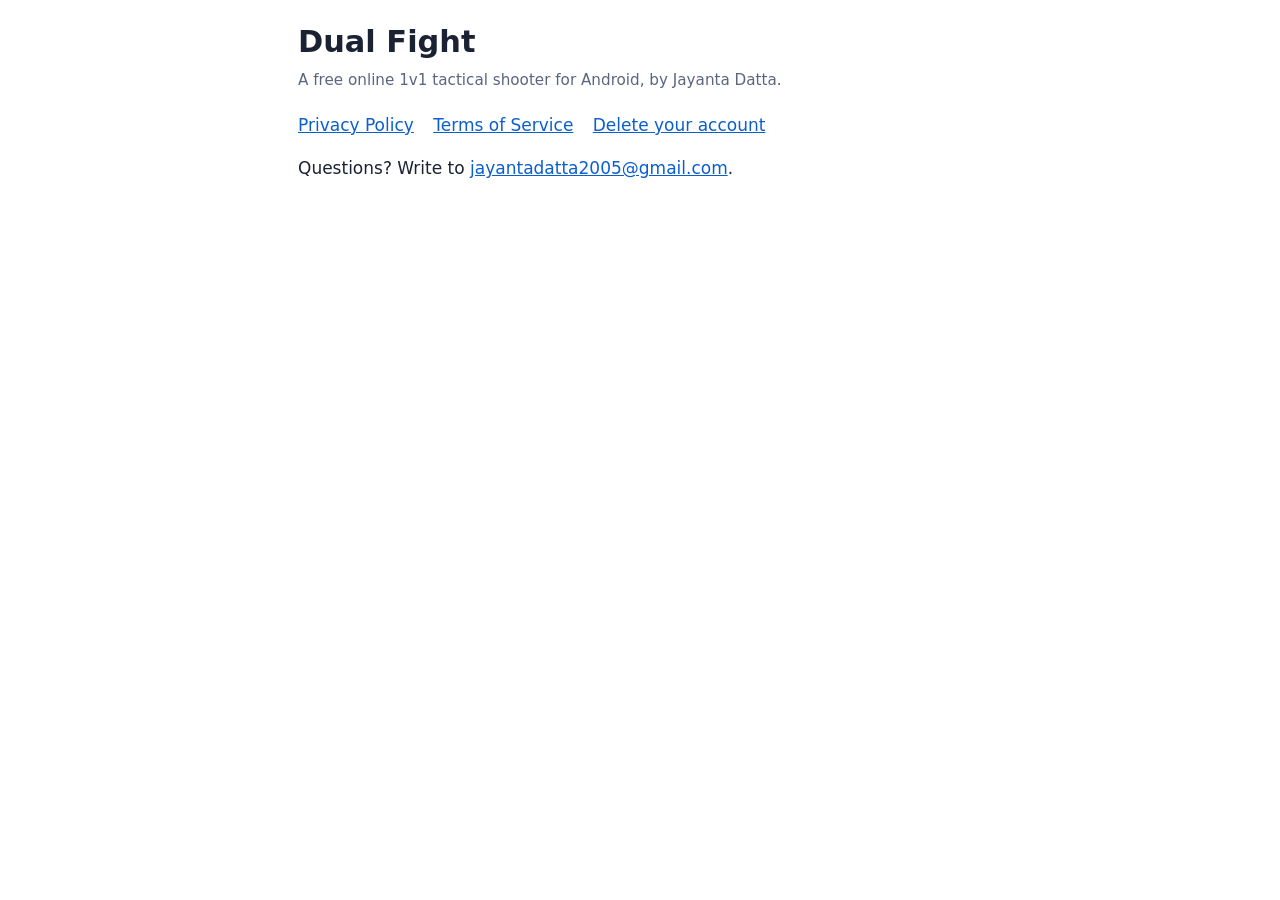
<file: index.html>
<!doctype html>
<html lang="en">
<head>
<meta charset="utf-8">
<meta name="viewport" content="width=device-width, initial-scale=1">
<title>Dual Fight: legal information</title>
<link rel="stylesheet" href="style.css">
</head>
<body>
<main>
<h1>Dual Fight</h1>
<p class="meta">A free online 1v1 tactical shooter for Android, by Jayanta Datta.</p>
<nav>
  <a href="privacy.html">Privacy Policy</a>
  <a href="terms.html">Terms of Service</a>
  <a href="delete-account.html">Delete your account</a>
</nav>
<p>Questions? Write to <a href="mailto:jayantadatta2005@gmail.com">jayantadatta2005@gmail.com</a>.</p>
</main>
</body>
</html>
</file>
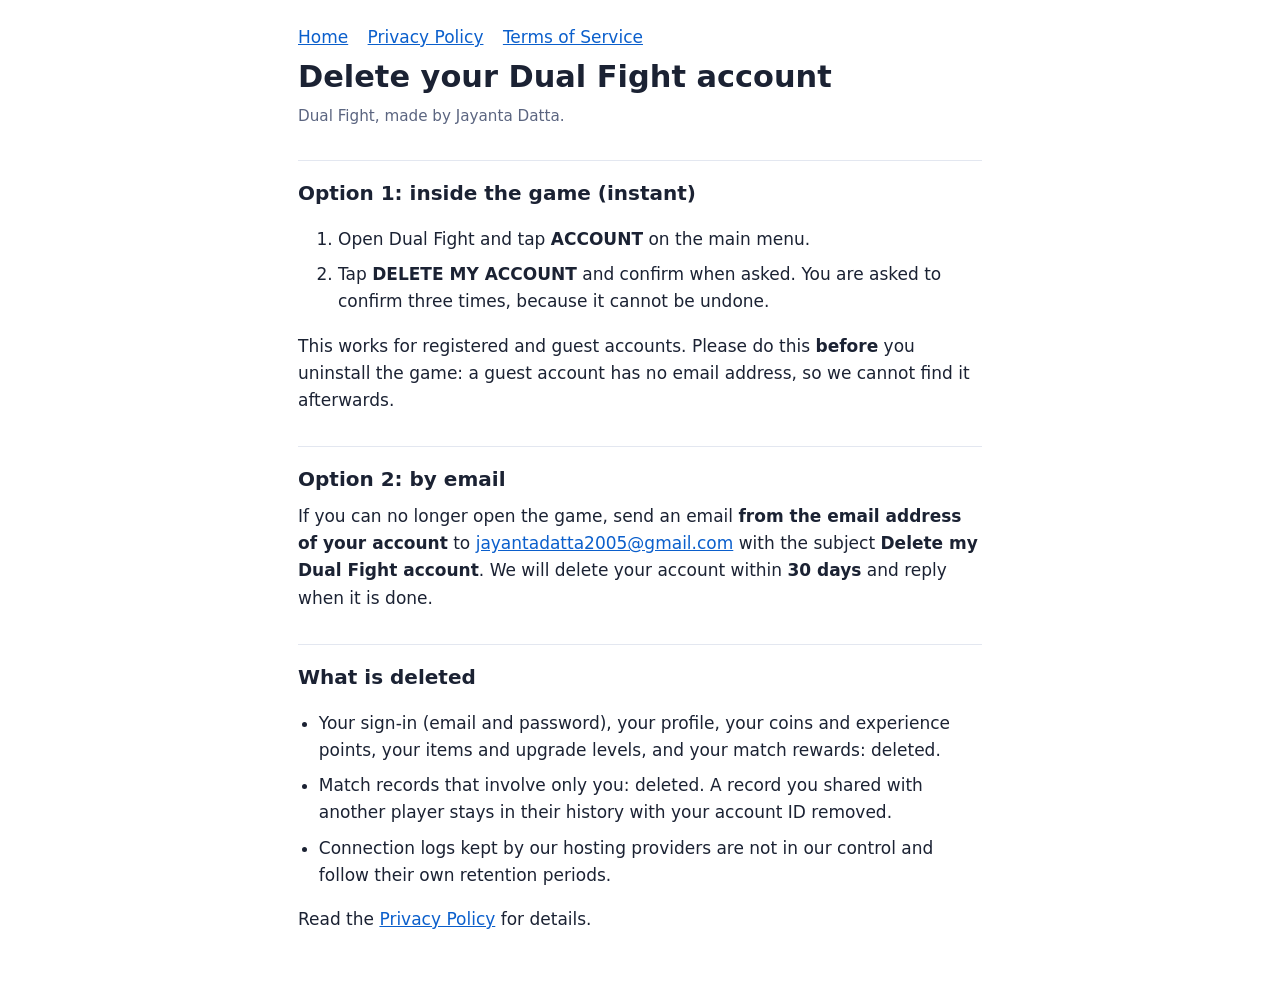
<file: delete-account.html>
<!doctype html>
<html lang="en">
<head>
<meta charset="utf-8">
<meta name="viewport" content="width=device-width, initial-scale=1">
<title>Dual Fight: Delete your account</title>
<link rel="stylesheet" href="style.css">
</head>
<body>
<main>
<nav><a href="index.html">Home</a> <a href="privacy.html">Privacy Policy</a> <a href="terms.html">Terms of Service</a></nav>
<h1>Delete your Dual Fight account</h1>
<p class="meta">Dual Fight, made by Jayanta Datta.</p>

<h2>Option 1: inside the game (instant)</h2>
<ol>
<li>Open Dual Fight and tap <b>ACCOUNT</b> on the main menu.</li>
<li>Tap <b>DELETE MY ACCOUNT</b> and confirm when asked. You are asked to confirm three times, because it cannot be undone.</li>
</ol>
<p>This works for registered and guest accounts. Please do this <b>before</b> you uninstall the game: a guest account has no email address, so we cannot find it afterwards.</p>

<h2>Option 2: by email</h2>
<p>If you can no longer open the game, send an email <b>from the email address of your account</b> to
<a href="mailto:jayantadatta2005@gmail.com?subject=Delete%20my%20Dual%20Fight%20account">jayantadatta2005@gmail.com</a>
with the subject <b>Delete my Dual Fight account</b>. We will delete your account within <b>30 days</b> and reply when it is done.</p>

<h2>What is deleted</h2>
<ul>
<li>Your sign-in (email and password), your profile, your coins and experience points, your items and upgrade levels, and your match rewards: deleted.</li>
<li>Match records that involve only you: deleted. A record you shared with another player stays in their history with your account ID removed.</li>
<li>Connection logs kept by our hosting providers are not in our control and follow their own retention periods.</li>
</ul>
<p>Read the <a href="privacy.html">Privacy Policy</a> for details.</p>
</main>
</body>
</html>
</file>
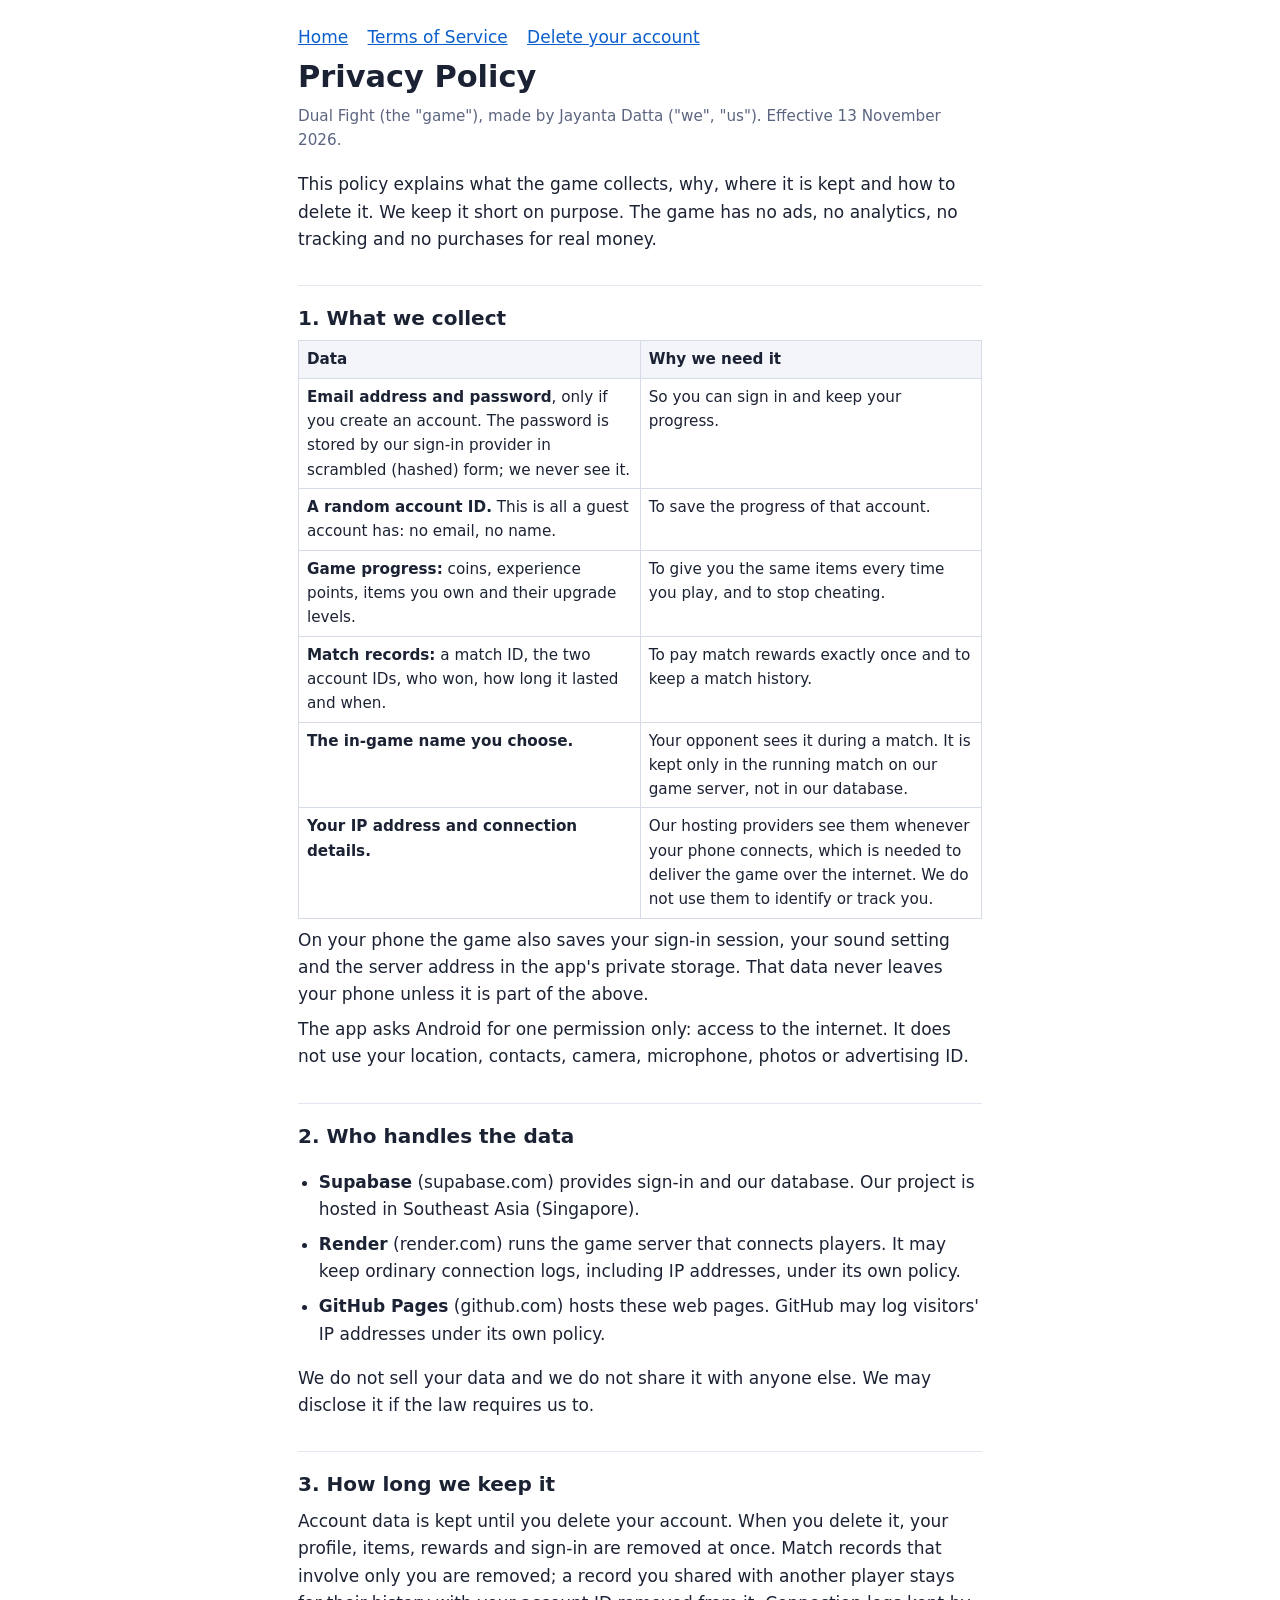
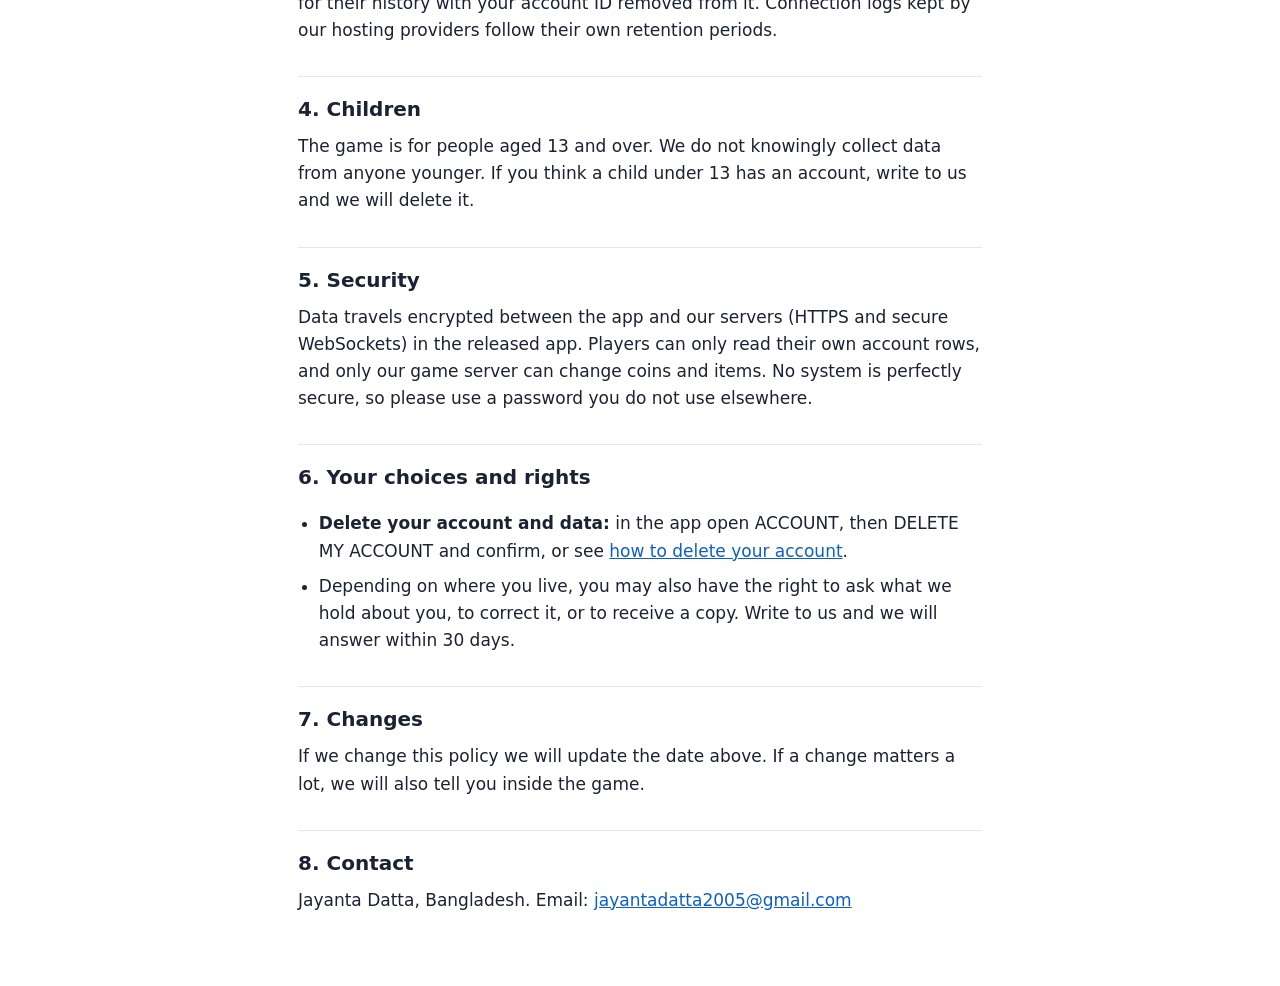
<file: privacy.html>
<!doctype html>
<html lang="en">
<head>
<meta charset="utf-8">
<meta name="viewport" content="width=device-width, initial-scale=1">
<title>Dual Fight: Privacy Policy</title>
<link rel="stylesheet" href="style.css">
</head>
<body>
<main>
<nav><a href="index.html">Home</a> <a href="terms.html">Terms of Service</a> <a href="delete-account.html">Delete your account</a></nav>
<h1>Privacy Policy</h1>
<p class="meta">Dual Fight (the "game"), made by Jayanta Datta ("we", "us"). Effective 13 November 2026.</p>

<p>This policy explains what the game collects, why, where it is kept and how to delete it. We keep it short on purpose.
The game has no ads, no analytics, no tracking and no purchases for real money.</p>

<h2>1. What we collect</h2>
<table>
<tr><th>Data</th><th>Why we need it</th></tr>
<tr><td><b>Email address and password</b>, only if you create an account. The password is stored by our sign-in provider in scrambled (hashed) form; we never see it.</td><td>So you can sign in and keep your progress.</td></tr>
<tr><td><b>A random account ID.</b> This is all a guest account has: no email, no name.</td><td>To save the progress of that account.</td></tr>
<tr><td><b>Game progress:</b> coins, experience points, items you own and their upgrade levels.</td><td>To give you the same items every time you play, and to stop cheating.</td></tr>
<tr><td><b>Match records:</b> a match ID, the two account IDs, who won, how long it lasted and when.</td><td>To pay match rewards exactly once and to keep a match history.</td></tr>
<tr><td><b>The in-game name you choose.</b></td><td>Your opponent sees it during a match. It is kept only in the running match on our game server, not in our database.</td></tr>
<tr><td><b>Your IP address and connection details.</b></td><td>Our hosting providers see them whenever your phone connects, which is needed to deliver the game over the internet. We do not use them to identify or track you.</td></tr>
</table>
<p>On your phone the game also saves your sign-in session, your sound setting and the server address in the app's private storage. That data never leaves your phone unless it is part of the above.</p>
<p>The app asks Android for one permission only: access to the internet. It does not use your location, contacts, camera, microphone, photos or advertising ID.</p>

<h2>2. Who handles the data</h2>
<ul>
<li><b>Supabase</b> (supabase.com) provides sign-in and our database. Our project is hosted in Southeast Asia (Singapore).</li>
<li><b>Render</b> (render.com) runs the game server that connects players. It may keep ordinary connection logs, including IP addresses, under its own policy.</li>
<li><b>GitHub Pages</b> (github.com) hosts these web pages. GitHub may log visitors' IP addresses under its own policy.</li>
</ul>
<p>We do not sell your data and we do not share it with anyone else. We may disclose it if the law requires us to.</p>

<h2>3. How long we keep it</h2>
<p>Account data is kept until you delete your account. When you delete it, your profile, items, rewards and sign-in are removed at once.
Match records that involve only you are removed; a record you shared with another player stays for their history with your account ID removed from it.
Connection logs kept by our hosting providers follow their own retention periods.</p>

<h2>4. Children</h2>
<p>The game is for people aged 13 and over. We do not knowingly collect data from anyone younger. If you think a child under 13 has an account, write to us and we will delete it.</p>

<h2>5. Security</h2>
<p>Data travels encrypted between the app and our servers (HTTPS and secure WebSockets) in the released app.
Players can only read their own account rows, and only our game server can change coins and items. No system is perfectly secure, so please use a password you do not use elsewhere.</p>

<h2>6. Your choices and rights</h2>
<ul>
<li><b>Delete your account and data:</b> in the app open ACCOUNT, then DELETE MY ACCOUNT and confirm, or see <a href="delete-account.html">how to delete your account</a>.</li>
<li>Depending on where you live, you may also have the right to ask what we hold about you, to correct it, or to receive a copy. Write to us and we will answer within 30 days.</li>
</ul>

<h2>7. Changes</h2>
<p>If we change this policy we will update the date above. If a change matters a lot, we will also tell you inside the game.</p>

<h2>8. Contact</h2>
<p>Jayanta Datta, Bangladesh. Email: <a href="mailto:jayantadatta2005@gmail.com">jayantadatta2005@gmail.com</a></p>
</main>
</body>
</html>
</file>
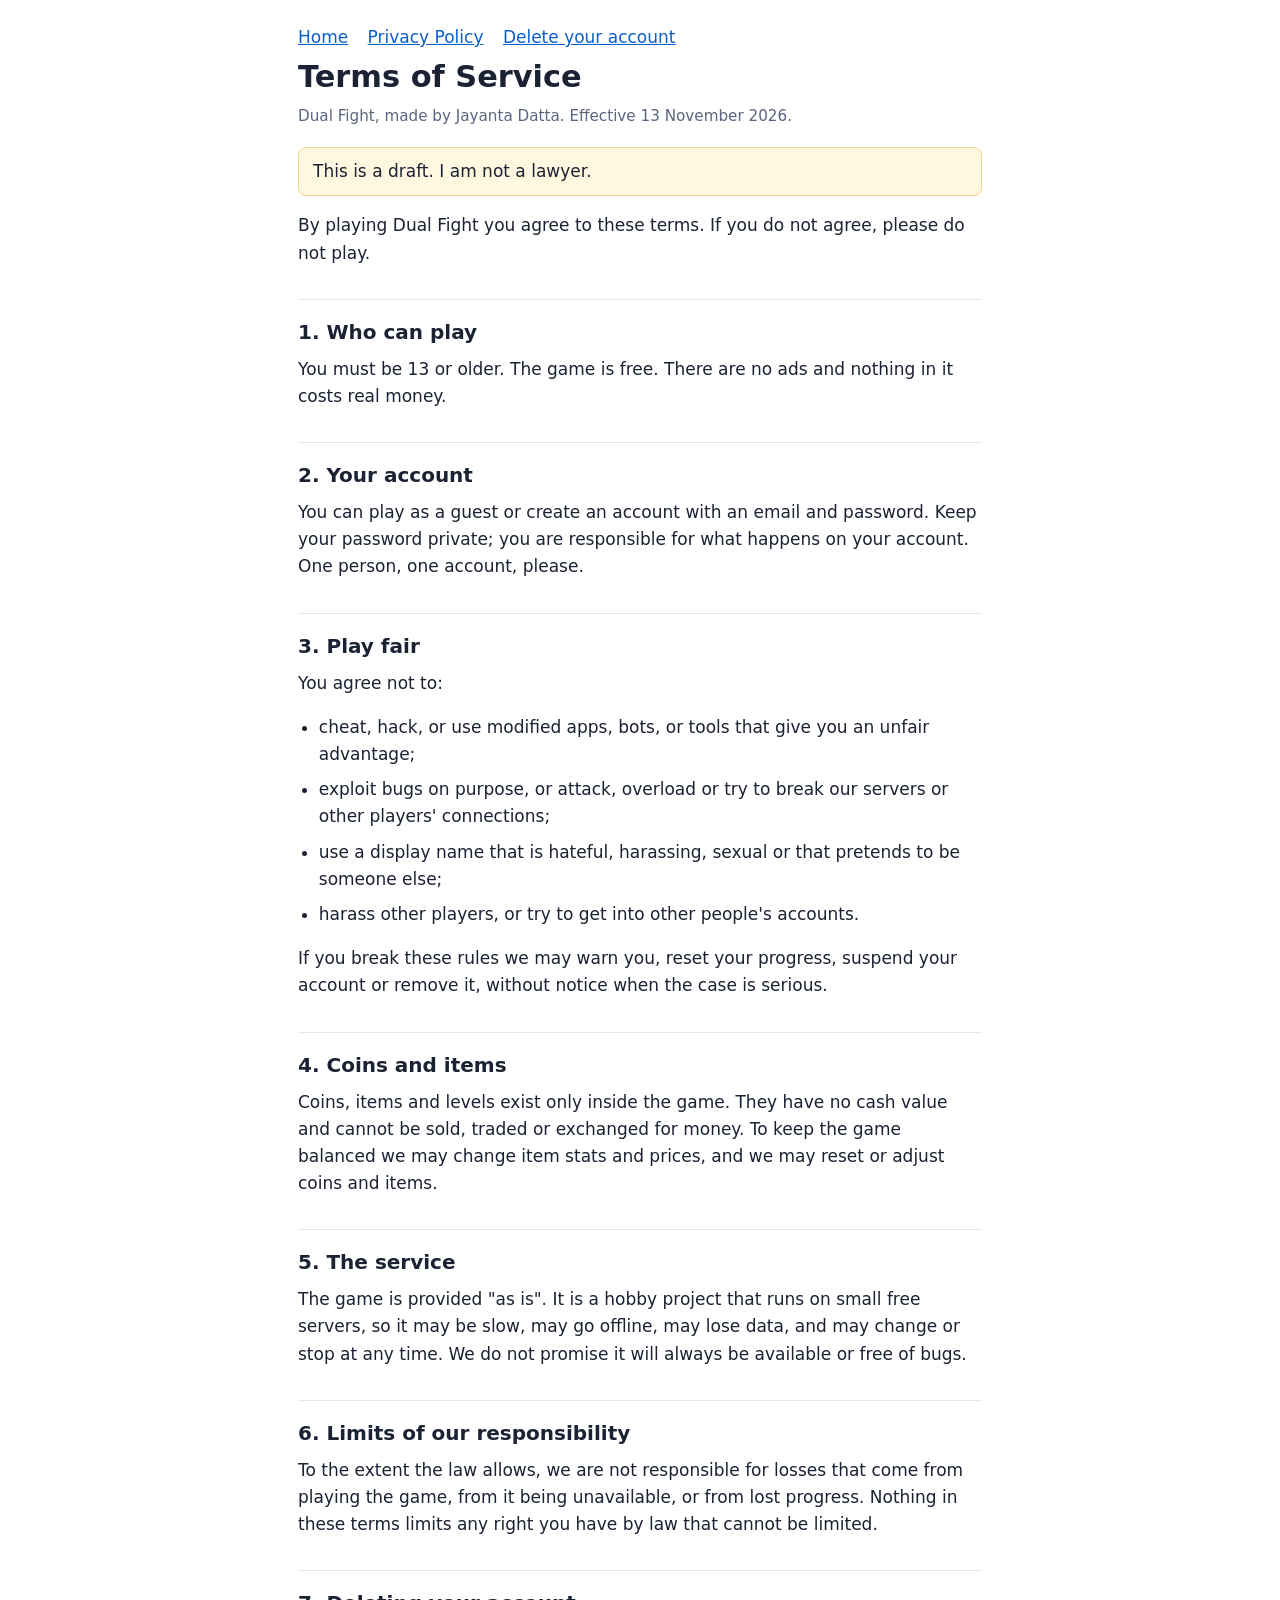
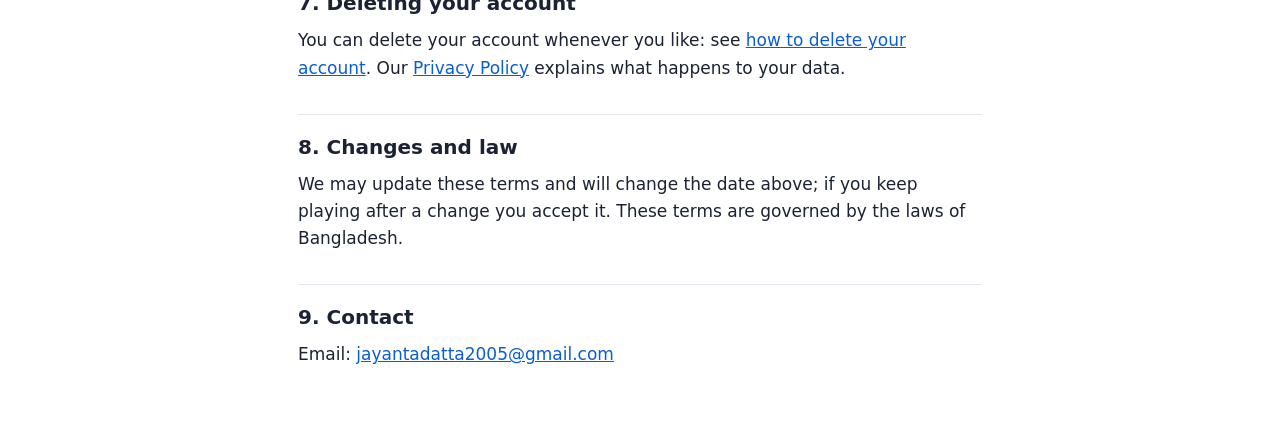
<file: terms.html>
<!doctype html>
<html lang="en">
<head>
<meta charset="utf-8">
<meta name="viewport" content="width=device-width, initial-scale=1">
<title>Dual Fight: Terms of Service</title>
<link rel="stylesheet" href="style.css">
</head>
<body>
<main>
<nav><a href="index.html">Home</a> <a href="privacy.html">Privacy Policy</a> <a href="delete-account.html">Delete your account</a></nav>
<h1>Terms of Service</h1>
<p class="meta">Dual Fight, made by Jayanta Datta. Effective 13 November 2026.</p>
<p class="note">This is a draft. I am not a lawyer.</p>

<p>By playing Dual Fight you agree to these terms. If you do not agree, please do not play.</p>

<h2>1. Who can play</h2>
<p>You must be 13 or older. The game is free. There are no ads and nothing in it costs real money.</p>

<h2>2. Your account</h2>
<p>You can play as a guest or create an account with an email and password. Keep your password private; you are responsible for what happens on your account.
One person, one account, please.</p>

<h2>3. Play fair</h2>
<p>You agree not to:</p>
<ul>
<li>cheat, hack, or use modified apps, bots, or tools that give you an unfair advantage;</li>
<li>exploit bugs on purpose, or attack, overload or try to break our servers or other players' connections;</li>
<li>use a display name that is hateful, harassing, sexual or that pretends to be someone else;</li>
<li>harass other players, or try to get into other people's accounts.</li>
</ul>
<p>If you break these rules we may warn you, reset your progress, suspend your account or remove it, without notice when the case is serious.</p>

<h2>4. Coins and items</h2>
<p>Coins, items and levels exist only inside the game. They have no cash value and cannot be sold, traded or exchanged for money.
To keep the game balanced we may change item stats and prices, and we may reset or adjust coins and items.</p>

<h2>5. The service</h2>
<p>The game is provided "as is". It is a hobby project that runs on small free servers, so it may be slow, may go offline, may lose data, and may change or stop at any time.
We do not promise it will always be available or free of bugs.</p>

<h2>6. Limits of our responsibility</h2>
<p>To the extent the law allows, we are not responsible for losses that come from playing the game, from it being unavailable, or from lost progress.
Nothing in these terms limits any right you have by law that cannot be limited.</p>

<h2>7. Deleting your account</h2>
<p>You can delete your account whenever you like: see <a href="delete-account.html">how to delete your account</a>. Our <a href="privacy.html">Privacy Policy</a> explains what happens to your data.</p>

<h2>8. Changes and law</h2>
<p>We may update these terms and will change the date above; if you keep playing after a change you accept it. These terms are governed by the laws of Bangladesh.</p>

<h2>9. Contact</h2>
<p>Email: <a href="mailto:jayantadatta2005@gmail.com">jayantadatta2005@gmail.com</a></p>
</main>
</body>
</html>
</file>
<file: style.css>
/* Plain, mobile friendly, dark text on white. No scripts, no tracking, no external files. */
* { box-sizing: border-box; }
body { margin: 0; background: #fff; color: #1b2233; font: 17px/1.6 system-ui, "Segoe UI", Roboto, sans-serif; }
main { max-width: 720px; margin: 0 auto; padding: 24px 18px 64px; }
h1 { font-size: 1.9rem; line-height: 1.2; margin: 0 0 4px; }
h2 { font-size: 1.25rem; margin: 2rem 0 0.4rem; border-top: 1px solid #e3e7f0; padding-top: 1rem; }
p, li { margin: 0.5rem 0; }
ul { padding-left: 1.3rem; }
a { color: #0b5fcc; }
.meta { color: #5b6580; font-size: 0.95rem; margin-bottom: 1.2rem; }
.note { background: #fff7e0; border: 1px solid #f0d58a; border-radius: 8px; padding: 10px 14px; margin: 1rem 0; }
nav a { display: inline-block; margin: 0 14px 8px 0; }
table { border-collapse: collapse; width: 100%; font-size: 0.95rem; }
th, td { text-align: left; border: 1px solid #d6dbe8; padding: 6px 8px; vertical-align: top; }
th { background: #f3f5fa; }
</file>
